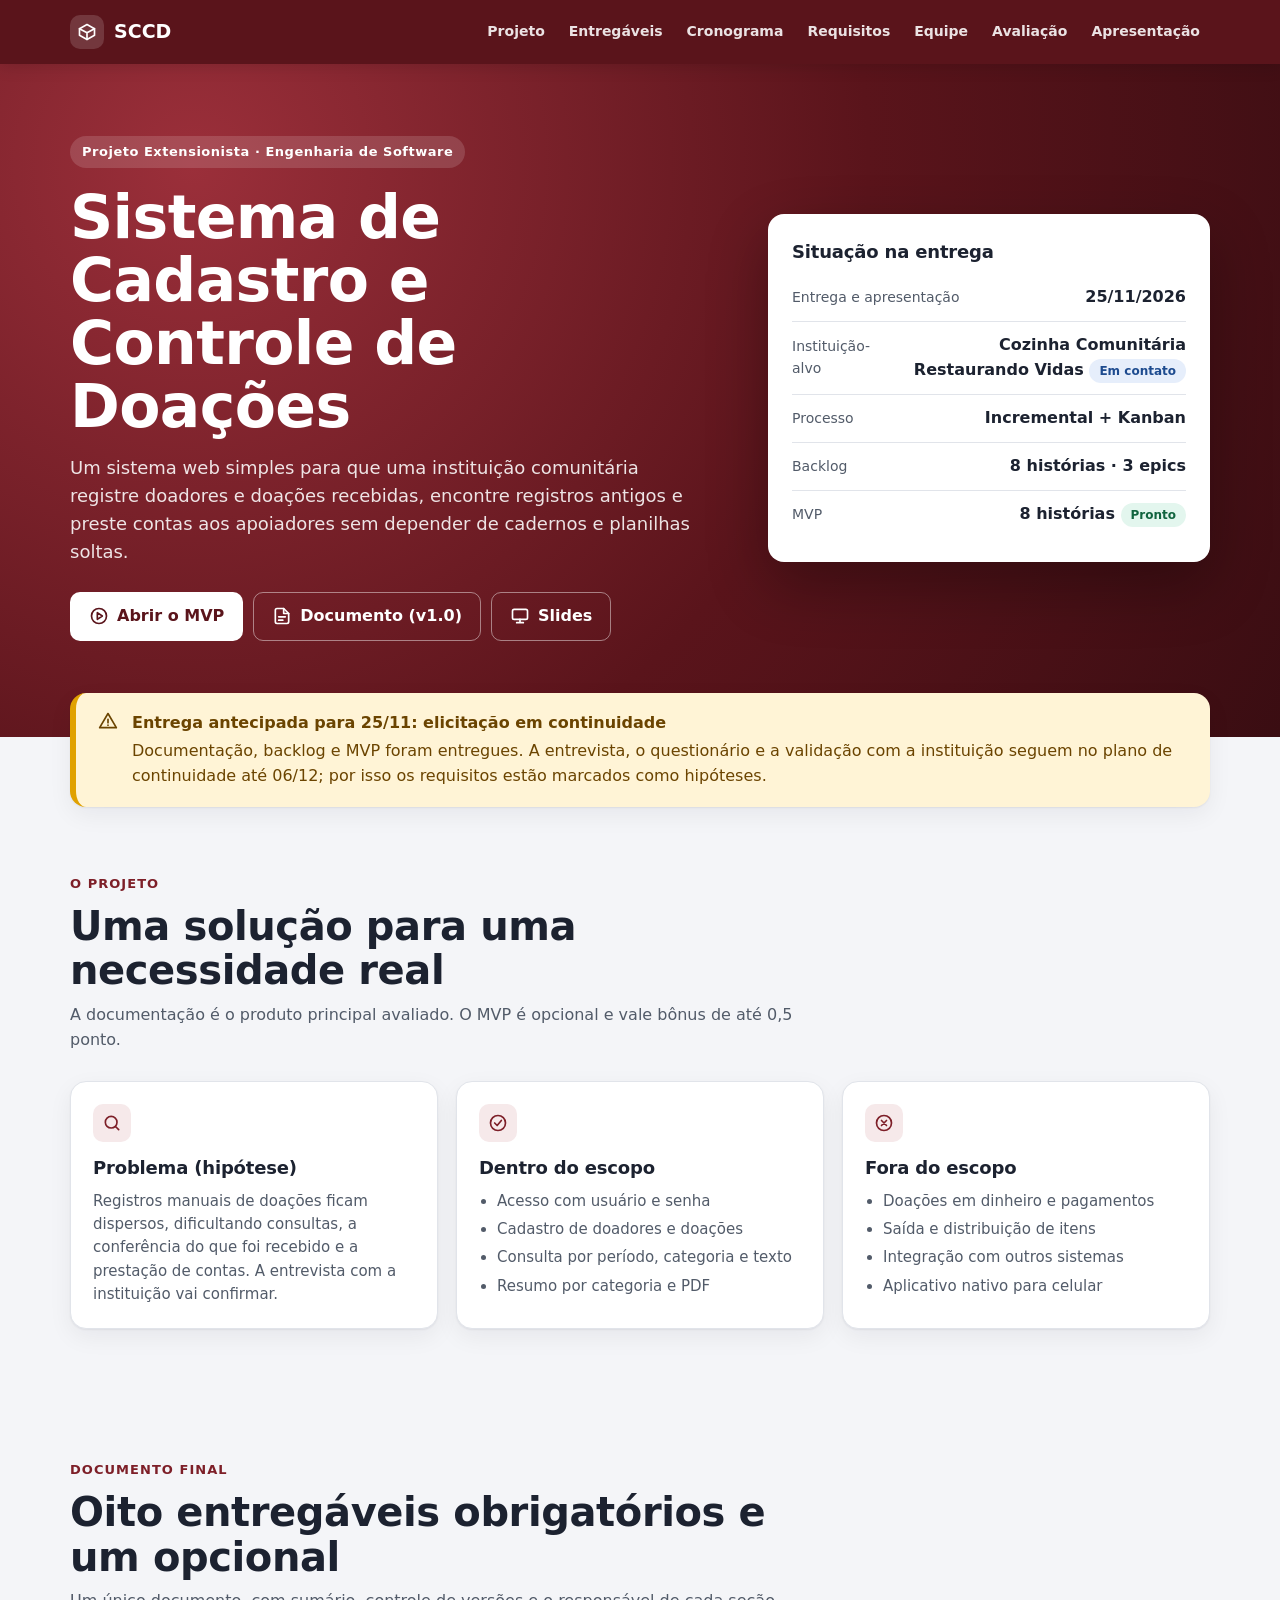
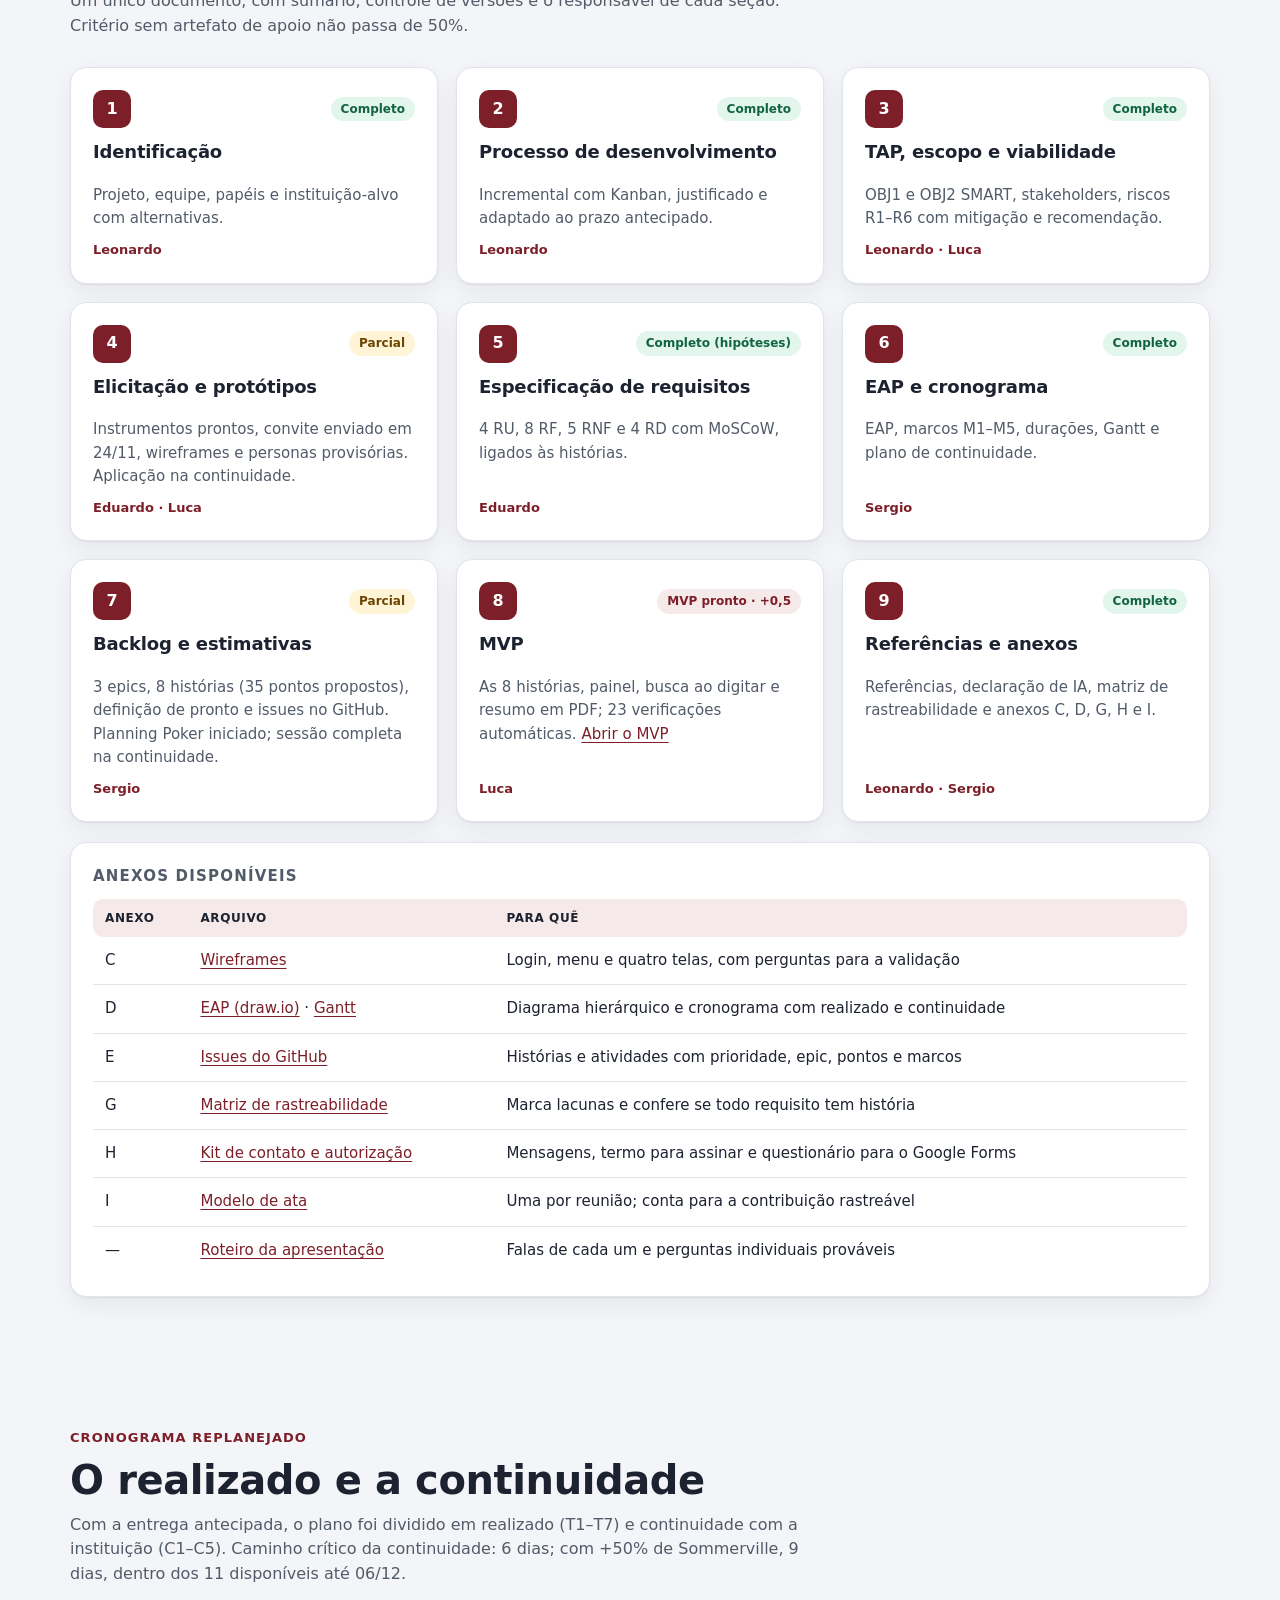
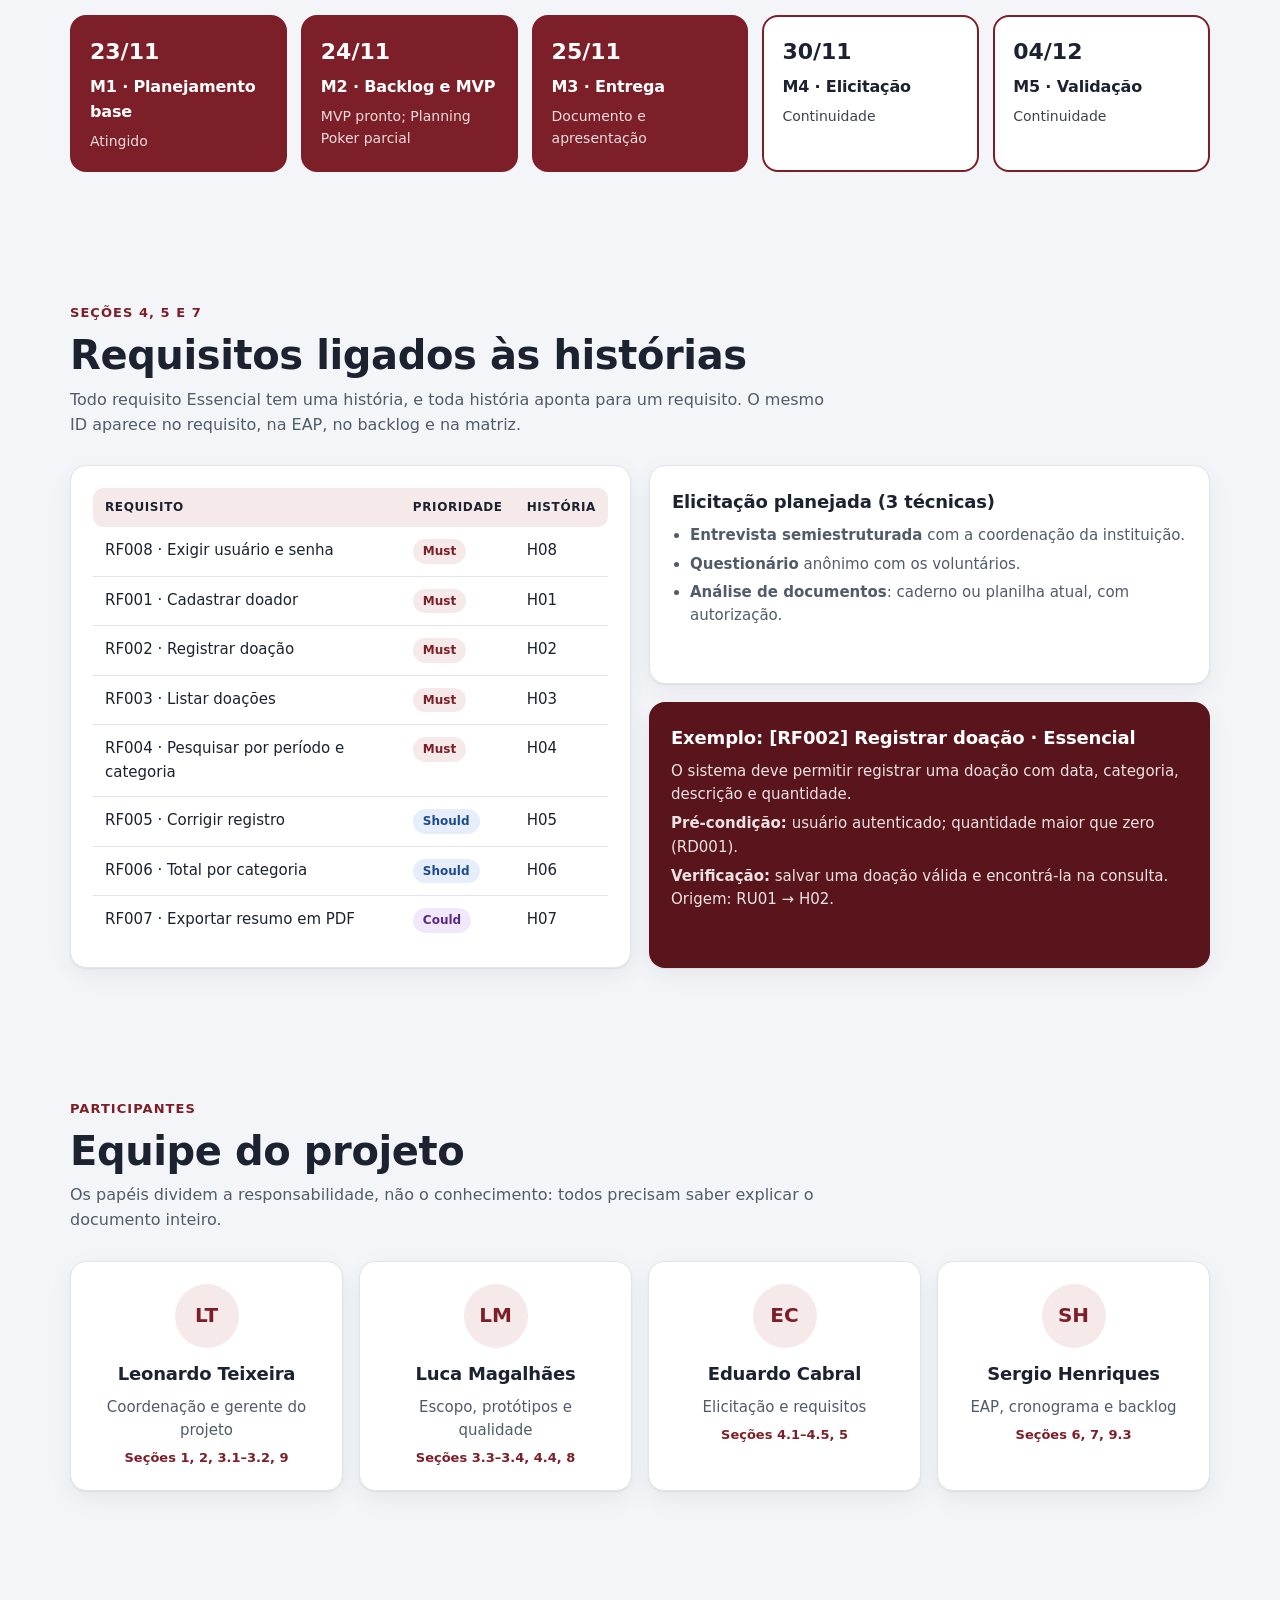
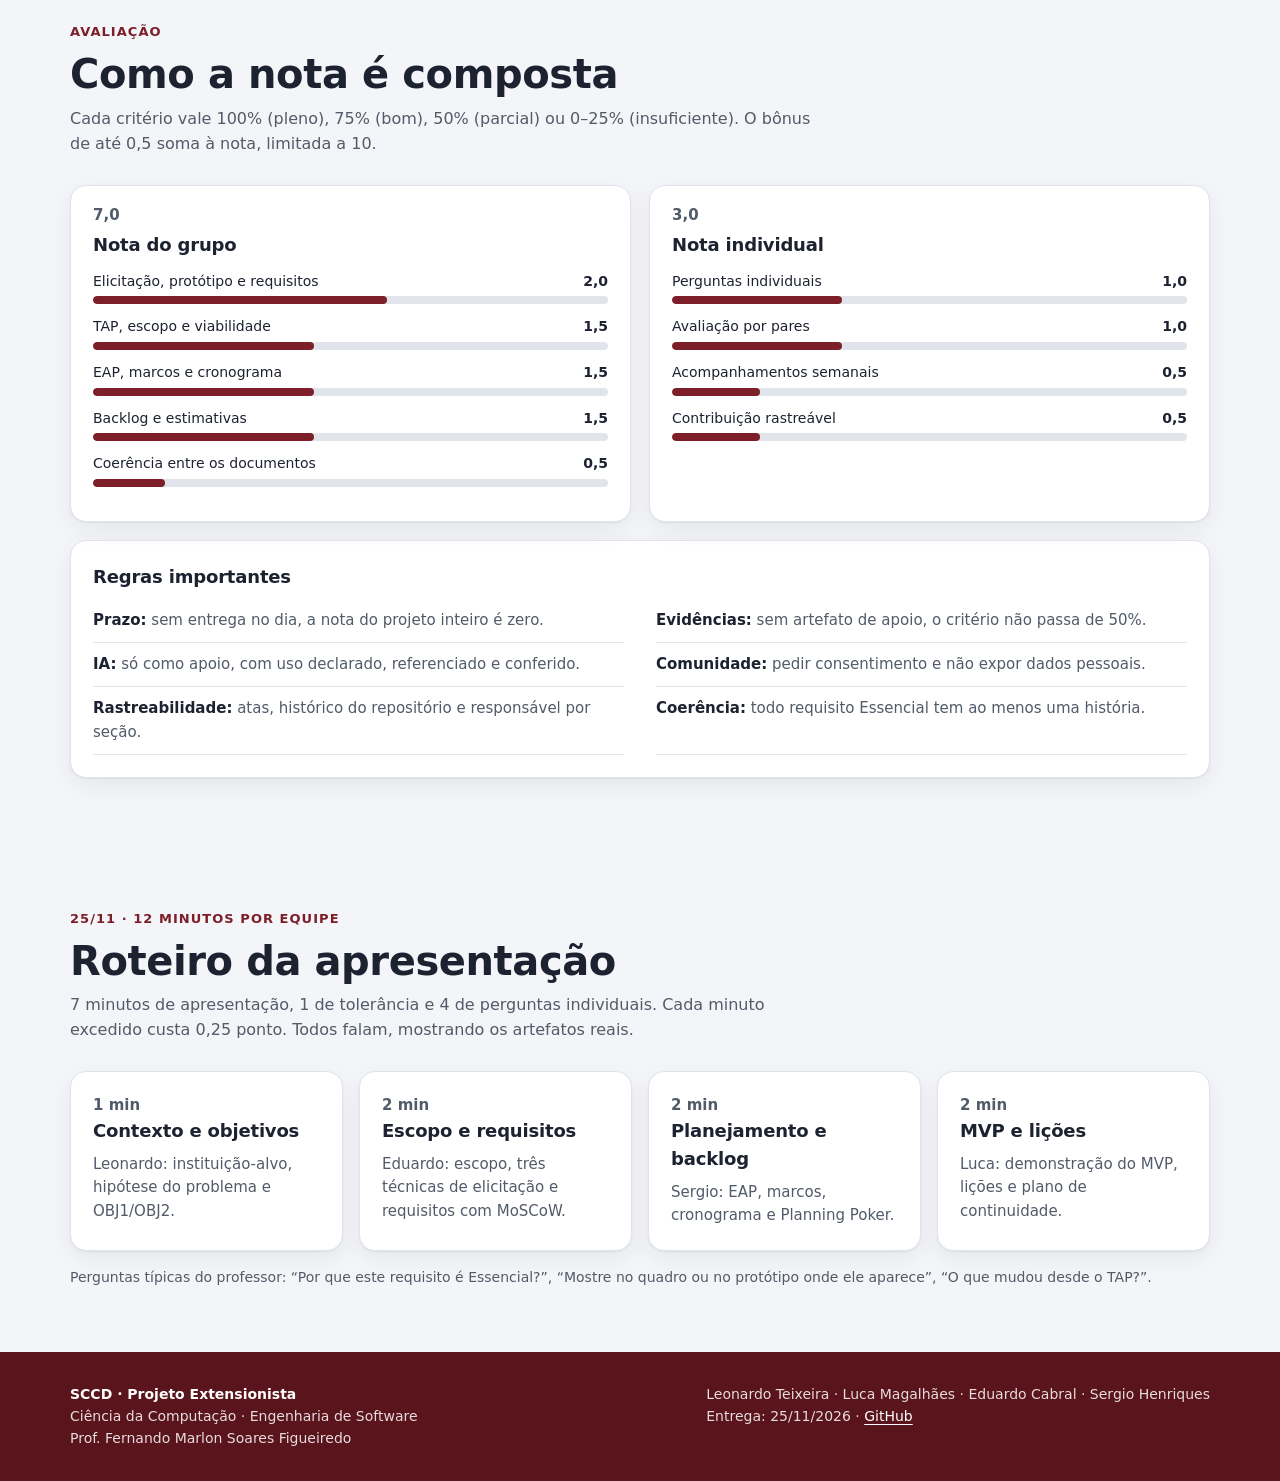
<file: index.html>
<!DOCTYPE html>
<html lang="pt-BR">
<head>
<meta charset="UTF-8">
<meta name="viewport" content="width=device-width, initial-scale=1">
<meta name="color-scheme" content="light dark">
<meta name="description" content="Portal do Projeto Extensionista de Engenharia de Software: Sistema de Cadastro e Controle de Doações (SCCD).">
<title>SCCD · Projeto Extensionista</title>
<style>
  :root {
    --vinho: #7d1f28;
    --vinho-escuro: #5a141b;
    --vinho-claro: #f6e9ea;
    --tinta: #1c2230;
    --apagado: #525b69;
    --linha: #e1e4ea;
    --fundo: #f4f5f8;
    --cartao: #ffffff;
    --sombra: 0 1px 2px rgba(20, 24, 36, .06), 0 8px 24px rgba(20, 24, 36, .06);
    --raio: 16px;
    --ok-f: #e3f6ee; --ok-t: #11643f;
    --and-f: #e6eefb; --and-t: #1d4b8f;
    --alerta-f: #fff4d6; --alerta-t: #6b4400; --alerta-b: #e0a100;
    --cont-f: #f1e9fb; --cont-t: #5b2a86;
    color-scheme: light;
  }
  @media (prefers-color-scheme: dark) {
    :root {
      --vinho: #e08890;
      --vinho-escuro: #f0a9b0;
      --vinho-claro: #3a2326;
      --tinta: #e9ebf0;
      --apagado: #a9b0bc;
      --linha: #30343e;
      --fundo: #15171c;
      --cartao: #1e2128;
      --sombra: 0 1px 2px rgba(0, 0, 0, .3), 0 8px 24px rgba(0, 0, 0, .25);
      --ok-f: #173327; --ok-t: #8fd9b4;
      --and-f: #1b2a44; --and-t: #a9c4f0;
      --alerta-f: #3a2f12; --alerta-t: #f2d48a; --alerta-b: #c99a2e;
      --cont-f: #2d2140; --cont-t: #d2b7f0;
      color-scheme: dark;
    }
  }

  * { box-sizing: border-box; }
  html { scroll-behavior: smooth; }
  body { margin: 0; font: 16px/1.55 system-ui, -apple-system, "Segoe UI", Roboto, Arial, sans-serif; color: var(--tinta); background: var(--fundo); }
  a { color: var(--vinho); text-underline-offset: 3px; }
  h1, h2, h3 { letter-spacing: -.01em; margin: 0; }
  p { margin: 0; }
  .container { width: min(1140px, 100% - 32px); margin: auto; }
  section[id], main[id] { scroll-margin-top: 76px; }
  .icone { width: 20px; height: 20px; flex: none; fill: none; stroke: currentColor; stroke-width: 2; stroke-linecap: round; stroke-linejoin: round; }

  /* ---------- topo ---------- */
  .topo { position: sticky; top: 0; z-index: 10; background: var(--vinho-escuro); color: #fff; box-shadow: 0 2px 16px rgba(0, 0, 0, .15); }
  @media (prefers-color-scheme: dark) { .topo { background: #22161a; } }
  .topo .container { min-height: 64px; display: flex; align-items: center; justify-content: space-between; gap: 20px; }
  .marca { display: flex; align-items: center; gap: 10px; color: #fff; text-decoration: none; font-weight: 800; font-size: 19px; white-space: nowrap; }
  .marca-icone { display: grid; place-items: center; width: 34px; height: 34px; border-radius: 10px; background: rgba(255, 255, 255, .15); }
  .nav { display: flex; gap: 4px; overflow-x: auto; scrollbar-width: none; }
  .nav::-webkit-scrollbar { display: none; }
  .nav a { color: rgba(255, 255, 255, .88); text-decoration: none; font-size: 14px; font-weight: 600; white-space: nowrap; padding: 8px 10px; border-radius: 8px; }
  .nav a:hover, .nav a:focus-visible { background: rgba(255, 255, 255, .12); color: #fff; }

  /* ---------- abertura ---------- */
  .hero { color: #fff; padding: 72px 0 96px; background: radial-gradient(circle at 15% 15%, #9b2f3a, #5a141b 55%, #3a0d12); }
  .hero-grid { display: grid; grid-template-columns: 1.25fr .85fr; gap: 48px; align-items: center; }
  .pilula { display: inline-flex; align-items: center; gap: 8px; padding: 6px 12px; border-radius: 99px; background: rgba(255, 255, 255, .14); font-size: 13px; font-weight: 700; letter-spacing: .04em; }
  .hero h1 { font-size: clamp(36px, 5.2vw, 60px); line-height: 1.05; margin: 18px 0 16px; }
  .hero p { font-size: 18px; color: rgba(255, 255, 255, .88); max-width: 620px; }
  .botoes { display: flex; flex-wrap: wrap; gap: 10px; margin-top: 26px; }
  .botao { display: inline-flex; align-items: center; gap: 8px; min-height: 46px; padding: 11px 18px; border-radius: 10px; font-weight: 700; text-decoration: none; border: 1px solid transparent; }
  .botao.claro { background: #fff; color: #5a141b; }
  .botao.claro:hover { background: #f6e9ea; }
  .botao.vazado { color: #fff; border-color: rgba(255, 255, 255, .45); }
  .botao.vazado:hover { background: rgba(255, 255, 255, .1); }
  .situacao { background: var(--cartao); color: var(--tinta); border-radius: var(--raio); padding: 24px; box-shadow: 0 24px 60px rgba(0, 0, 0, .3); }
  .situacao h2 { font-size: 18px; margin-bottom: 8px; }
  .situacao dl { margin: 0; }
  .situacao dl div { display: flex; justify-content: space-between; align-items: center; gap: 14px; padding: 11px 0; border-bottom: 1px solid var(--linha); }
  .situacao dl div:last-child { border: 0; }
  .situacao dt { color: var(--apagado); font-size: 14px; }
  .situacao dd { margin: 0; font-weight: 700; text-align: right; }

  /* ---------- aviso ---------- */
  .aviso { position: relative; margin-top: -44px; display: flex; gap: 14px; align-items: flex-start; padding: 18px 22px; border-radius: var(--raio); background: var(--alerta-f); color: var(--alerta-t); border-left: 6px solid var(--alerta-b); box-shadow: var(--sombra); }
  .aviso strong { display: block; margin-bottom: 4px; }

  /* ---------- seções ---------- */
  .secao { padding: 64px 0; }
  .cabeca { max-width: 760px; margin-bottom: 28px; }
  .olho { color: var(--vinho); font-weight: 700; font-size: 13px; letter-spacing: .08em; text-transform: uppercase; }
  .cabeca h2 { font-size: clamp(28px, 3.6vw, 40px); line-height: 1.12; margin: 8px 0 10px; }
  .cabeca p { color: var(--apagado); }
  .cartao { background: var(--cartao); border: 1px solid var(--linha); border-radius: var(--raio); padding: 22px; box-shadow: var(--sombra); }
  .cartao h3 { font-size: 18px; margin-bottom: 8px; }
  .cartao p, .cartao li { color: var(--apagado); font-size: 15px; }
  .cartao ul { margin: 0; padding-left: 18px; }
  .cartao li { margin: 5px 0; }
  .grade3 { display: grid; grid-template-columns: repeat(3, minmax(0, 1fr)); gap: 18px; }
  .grade2 { display: grid; grid-template-columns: repeat(2, minmax(0, 1fr)); gap: 18px; }
  .grade4 { display: grid; grid-template-columns: repeat(4, minmax(0, 1fr)); gap: 16px; }
  .icone-caixa { display: grid; place-items: center; width: 38px; height: 38px; border-radius: 10px; background: var(--vinho-claro); color: var(--vinho); margin-bottom: 12px; }

  /* selos de situação: cor + texto escrito */
  .selo { display: inline-block; padding: 3px 10px; border-radius: 99px; font-size: 12px; font-weight: 700; white-space: nowrap; }
  .s-ok { background: var(--ok-f); color: var(--ok-t); }
  .s-and { background: var(--and-f); color: var(--and-t); }
  .s-par { background: var(--alerta-f); color: var(--alerta-t); }
  .s-cont { background: var(--cont-f); color: var(--cont-t); }
  .s-bonus { background: var(--vinho-claro); color: var(--vinho); }

  /* entregáveis */
  .entregavel { display: flex; flex-direction: column; gap: 10px; transition: transform .2s, border-color .2s; }
  .entregavel:hover { transform: translateY(-3px); border-color: var(--vinho); }
  .entregavel-topo { display: flex; align-items: center; justify-content: space-between; gap: 10px; }
  .numero { display: grid; place-items: center; width: 38px; height: 38px; border-radius: 10px; background: var(--vinho); color: #fff; font-weight: 800; }
  @media (prefers-color-scheme: dark) { .numero { color: #1c0d10; } }
  .quem { margin-top: auto; font-size: 13px; font-weight: 700; color: var(--vinho); }

  /* tabelas */
  .tabela { overflow-x: auto; margin-top: 20px; }
  .tabela .olho { margin-bottom: 10px; }
  table { width: 100%; border-collapse: collapse; font-size: 15px; }
  th { text-align: left; background: var(--vinho-claro); padding: 10px 12px; font-size: 12px; text-transform: uppercase; letter-spacing: .05em; }
  th:first-child { border-radius: 10px 0 0 10px; }
  th:last-child { border-radius: 0 10px 10px 0; }
  td { padding: 12px; border-bottom: 1px solid var(--linha); vertical-align: top; }
  tr:last-child td { border-bottom: 0; }
  td.passado { color: var(--apagado); }

  /* linha do tempo */
  .marcos { display: grid; grid-template-columns: repeat(5, minmax(0, 1fr)); gap: 14px; }
  .marco { display: flex; flex-direction: column; gap: 6px; padding: 18px; border-radius: var(--raio); border: 2px solid var(--vinho); background: var(--cartao); }
  .marco.feito { background: var(--vinho); color: #fff; }
  @media (prefers-color-scheme: dark) { .marco.feito { color: #1c0d10; } }
  .marco .data { font-size: 22px; font-weight: 800; }
  .marco h3 { font-size: 16px; }
  .marco p { font-size: 14px; opacity: .85; }

  /* requisito exemplo */
  .destaque { background: var(--vinho-escuro); color: #fff; border: 0; }
  .destaque h3 { color: #fff; }
  .destaque p { color: rgba(255, 255, 255, .88); margin: 6px 0; }
  @media (prefers-color-scheme: dark) { .destaque { background: #2a1a1e; } }

  /* equipe */
  .membro { text-align: center; }
  .avatar { display: grid; place-items: center; width: 64px; height: 64px; margin: 0 auto 12px; border-radius: 50%; background: var(--vinho-claro); color: var(--vinho); font-size: 20px; font-weight: 800; }
  .membro .secoes { margin-top: 6px; font-size: 13px; font-weight: 700; color: var(--vinho); }

  /* avaliação */
  .nota { font-size: 48px; font-weight: 800; line-height: 1; color: var(--vinho); }
  .barra-linha { display: grid; grid-template-columns: 1fr auto; gap: 4px 12px; margin: 12px 0; font-size: 14px; }
  .trilho { grid-column: 1 / -1; height: 8px; border-radius: 99px; background: var(--linha); overflow: hidden; }
  .trilho i { display: block; height: 100%; border-radius: 99px; background: var(--vinho); }
  .regras { display: grid; grid-template-columns: repeat(2, minmax(0, 1fr)); gap: 0 32px; }
  .regras p { padding: 10px 0; border-bottom: 1px solid var(--linha); color: var(--apagado); font-size: 15px; }
  .regras b { color: var(--tinta); }

  /* apresentação */
  .minuto { font-size: 28px; font-weight: 800; color: var(--vinho); }
  .rodape-nota { margin-top: 16px; color: var(--apagado); font-size: 14px; }

  .rodape { background: var(--vinho-escuro); color: rgba(255, 255, 255, .85); padding: 32px 0; font-size: 14px; }
  @media (prefers-color-scheme: dark) { .rodape { background: #22161a; } }
  .rodape .container { display: flex; justify-content: space-between; gap: 20px; flex-wrap: wrap; }
  .rodape strong { color: #fff; }

  @media (max-width: 960px) {
    .hero-grid, .grade2 { grid-template-columns: 1fr; }
    .grade3, .grade4 { grid-template-columns: repeat(2, minmax(0, 1fr)); }
    .marcos { grid-template-columns: repeat(2, minmax(0, 1fr)); }
  }
  @media (max-width: 600px) {
    .grade3, .grade4, .marcos, .regras { grid-template-columns: 1fr; }
    .topo .container { flex-direction: column; align-items: flex-start; gap: 0; padding: 10px 0 4px; }
    .nav { width: 100%; }
    .hero { padding: 44px 0 80px; }
    .secao { padding: 48px 0; }
    .situacao dl div { flex-direction: column; align-items: flex-start; gap: 2px; }
    .situacao dd { text-align: left; }
  }
  @media (prefers-reduced-motion: reduce) {
    html { scroll-behavior: auto; }
    .entregavel, .entregavel:hover { transition: none; transform: none; }
  }
</style>
</head>
<body>
<svg width="0" height="0" style="position:absolute" aria-hidden="true">
  <symbol id="i-caixa" viewBox="0 0 24 24"><path d="M21 8 12 3 3 8v8l9 5 9-5z"/><path d="m3 8 9 5 9-5M12 13v8"/></symbol>
  <symbol id="i-doc" viewBox="0 0 24 24"><path d="M14 3H6a2 2 0 0 0-2 2v14a2 2 0 0 0 2 2h12a2 2 0 0 0 2-2V9z"/><path d="M14 3v6h6M8 13h8M8 17h5"/></symbol>
  <symbol id="i-play" viewBox="0 0 24 24"><circle cx="12" cy="12" r="9"/><path d="m10 8 6 4-6 4z"/></symbol>
  <symbol id="i-slides" viewBox="0 0 24 24"><rect x="3" y="4" width="18" height="12" rx="2"/><path d="M8 20h8M12 16v4"/></symbol>
  <symbol id="i-alerta" viewBox="0 0 24 24"><path d="M12 3 2 20h20z"/><path d="M12 10v4M12 17h.01"/></symbol>
  <symbol id="i-lupa" viewBox="0 0 24 24"><circle cx="11" cy="11" r="7"/><path d="m20 20-3.5-3.5"/></symbol>
  <symbol id="i-ok" viewBox="0 0 24 24"><circle cx="12" cy="12" r="9"/><path d="m8 12 3 3 5-6"/></symbol>
  <symbol id="i-x" viewBox="0 0 24 24"><circle cx="12" cy="12" r="9"/><path d="m9 9 6 6M15 9l-6 6"/></symbol>
</svg>

<header class="topo">
  <div class="container">
    <a class="marca" href="#inicio"><span class="marca-icone"><svg class="icone"><use href="#i-caixa"/></svg></span>SCCD</a>
    <nav class="nav" aria-label="Seções">
      <a href="#projeto">Projeto</a>
      <a href="#entregaveis">Entregáveis</a>
      <a href="#cronograma">Cronograma</a>
      <a href="#requisitos">Requisitos</a>
      <a href="#equipe">Equipe</a>
      <a href="#avaliacao">Avaliação</a>
      <a href="#apresentacao">Apresentação</a>
    </nav>
  </div>
</header>

<main id="inicio">
<section class="hero">
  <div class="container hero-grid">
    <div>
      <span class="pilula">Projeto Extensionista · Engenharia de Software</span>
      <h1>Sistema de Cadastro e Controle de Doações</h1>
      <p>Um sistema web simples para que uma instituição comunitária registre doadores e doações recebidas, encontre registros antigos e preste contas aos apoiadores sem depender de cadernos e planilhas soltas.</p>
      <div class="botoes">
        <a class="botao claro" href="mvp/"><svg class="icone"><use href="#i-play"/></svg>Abrir o MVP</a>
        <a class="botao vazado" href="Projeto_Extensionista_Controle_de_Doacoes.docx"><svg class="icone"><use href="#i-doc"/></svg>Documento (v1.0)</a>
        <a class="botao vazado" href="https://claude.ai/artifact/6FDuJCFz6LQpXq3MECfh1G"><svg class="icone"><use href="#i-slides"/></svg>Slides</a>
      </div>
    </div>
    <aside class="situacao" aria-label="Situação na entrega">
      <h2>Situação na entrega</h2>
      <dl>
        <div><dt>Entrega e apresentação</dt><dd>25/11/2026</dd></div>
        <div><dt>Instituição-alvo</dt><dd>Cozinha Comunitária Restaurando Vidas <span class="selo s-and">Em contato</span></dd></div>
        <div><dt>Processo</dt><dd>Incremental + Kanban</dd></div>
        <div><dt>Backlog</dt><dd>8 histórias · 3 epics</dd></div>
        <div><dt>MVP</dt><dd>8 histórias <span class="selo s-ok">Pronto</span></dd></div>
      </dl>
    </aside>
  </div>
</section>

<div class="container">
  <div class="aviso" role="note">
    <svg class="icone"><use href="#i-alerta"/></svg>
    <div>
      <strong>Entrega antecipada para 25/11: elicitação em continuidade</strong>
      <p>Documentação, backlog e MVP foram entregues. A entrevista, o questionário e a validação com a instituição seguem no plano de continuidade até 06/12; por isso os requisitos estão marcados como hipóteses.</p>
    </div>
  </div>
</div>

<section class="secao" id="projeto">
  <div class="container">
    <div class="cabeca">
      <span class="olho">O projeto</span>
      <h2>Uma solução para uma necessidade real</h2>
      <p>A documentação é o produto principal avaliado. O MVP é opcional e vale bônus de até 0,5 ponto.</p>
    </div>
    <div class="grade3">
      <article class="cartao">
        <span class="icone-caixa"><svg class="icone"><use href="#i-lupa"/></svg></span>
        <h3>Problema (hipótese)</h3>
        <p>Registros manuais de doações ficam dispersos, dificultando consultas, a conferência do que foi recebido e a prestação de contas. A entrevista com a instituição vai confirmar.</p>
      </article>
      <article class="cartao">
        <span class="icone-caixa"><svg class="icone"><use href="#i-ok"/></svg></span>
        <h3>Dentro do escopo</h3>
        <ul>
          <li>Acesso com usuário e senha</li>
          <li>Cadastro de doadores e doações</li>
          <li>Consulta por período, categoria e texto</li>
          <li>Resumo por categoria e PDF</li>
        </ul>
      </article>
      <article class="cartao">
        <span class="icone-caixa"><svg class="icone"><use href="#i-x"/></svg></span>
        <h3>Fora do escopo</h3>
        <ul>
          <li>Doações em dinheiro e pagamentos</li>
          <li>Saída e distribuição de itens</li>
          <li>Integração com outros sistemas</li>
          <li>Aplicativo nativo para celular</li>
        </ul>
      </article>
    </div>
  </div>
</section>

<section class="secao" id="entregaveis">
  <div class="container">
    <div class="cabeca">
      <span class="olho">Documento final</span>
      <h2>Oito entregáveis obrigatórios e um opcional</h2>
      <p>Um único documento, com sumário, controle de versões e o responsável de cada seção. Critério sem artefato de apoio não passa de 50%.</p>
    </div>
    <div class="grade3">
      <article class="cartao entregavel">
        <div class="entregavel-topo"><span class="numero">1</span><span class="selo s-ok">Completo</span></div>
        <h3>Identificação</h3>
        <p>Projeto, equipe, papéis e instituição-alvo com alternativas.</p>
        <span class="quem">Leonardo</span>
      </article>
      <article class="cartao entregavel">
        <div class="entregavel-topo"><span class="numero">2</span><span class="selo s-ok">Completo</span></div>
        <h3>Processo de desenvolvimento</h3>
        <p>Incremental com Kanban, justificado e adaptado ao prazo antecipado.</p>
        <span class="quem">Leonardo</span>
      </article>
      <article class="cartao entregavel">
        <div class="entregavel-topo"><span class="numero">3</span><span class="selo s-ok">Completo</span></div>
        <h3>TAP, escopo e viabilidade</h3>
        <p>OBJ1 e OBJ2 SMART, stakeholders, riscos R1–R6 com mitigação e recomendação.</p>
        <span class="quem">Leonardo · Luca</span>
      </article>
      <article class="cartao entregavel">
        <div class="entregavel-topo"><span class="numero">4</span><span class="selo s-par">Parcial</span></div>
        <h3>Elicitação e protótipos</h3>
        <p>Instrumentos prontos, convite enviado em 24/11, wireframes e personas provisórias. Aplicação na continuidade.</p>
        <span class="quem">Eduardo · Luca</span>
      </article>
      <article class="cartao entregavel">
        <div class="entregavel-topo"><span class="numero">5</span><span class="selo s-ok">Completo (hipóteses)</span></div>
        <h3>Especificação de requisitos</h3>
        <p>4 RU, 8 RF, 5 RNF e 4 RD com MoSCoW, ligados às histórias.</p>
        <span class="quem">Eduardo</span>
      </article>
      <article class="cartao entregavel">
        <div class="entregavel-topo"><span class="numero">6</span><span class="selo s-ok">Completo</span></div>
        <h3>EAP e cronograma</h3>
        <p>EAP, marcos M1–M5, durações, Gantt e plano de continuidade.</p>
        <span class="quem">Sergio</span>
      </article>
      <article class="cartao entregavel">
        <div class="entregavel-topo"><span class="numero">7</span><span class="selo s-par">Parcial</span></div>
        <h3>Backlog e estimativas</h3>
        <p>3 epics, 8 histórias (35 pontos propostos), definição de pronto e issues no GitHub. Planning Poker iniciado; sessão completa na continuidade.</p>
        <span class="quem">Sergio</span>
      </article>
      <article class="cartao entregavel">
        <div class="entregavel-topo"><span class="numero">8</span><span class="selo s-bonus">MVP pronto · +0,5</span></div>
        <h3>MVP</h3>
        <p>As 8 histórias, painel, busca ao digitar e resumo em PDF; 23 verificações automáticas. <a href="mvp/">Abrir o MVP</a></p>
        <span class="quem">Luca</span>
      </article>
      <article class="cartao entregavel">
        <div class="entregavel-topo"><span class="numero">9</span><span class="selo s-ok">Completo</span></div>
        <h3>Referências e anexos</h3>
        <p>Referências, declaração de IA, matriz de rastreabilidade e anexos C, D, G, H e I.</p>
        <span class="quem">Leonardo · Sergio</span>
      </article>
    </div>
    <div class="cartao tabela">
      <p class="olho">Anexos disponíveis</p>
      <table>
        <thead><tr><th>Anexo</th><th>Arquivo</th><th>Para quê</th></tr></thead>
        <tbody>
          <tr><td>C</td><td><a href="anexos/C_Wireframes_rascunho.drawio">Wireframes</a></td><td>Login, menu e quatro telas, com perguntas para a validação</td></tr>
          <tr><td>D</td><td><a href="anexos/D_EAP.drawio">EAP (draw.io)</a> · <a href="anexos/D_Cronograma_Gantt.xlsx">Gantt</a></td><td>Diagrama hierárquico e cronograma com realizado e continuidade</td></tr>
          <tr><td>E</td><td><a href="https://github.com/leonardoteixeira01/trabalho-/issues">Issues do GitHub</a></td><td>Histórias e atividades com prioridade, epic, pontos e marcos</td></tr>
          <tr><td>G</td><td><a href="anexos/G_Matriz_de_rastreabilidade.xlsx">Matriz de rastreabilidade</a></td><td>Marca lacunas e confere se todo requisito tem história</td></tr>
          <tr><td>H</td><td><a href="anexos/H_Kit_de_contato_e_autorizacao.docx">Kit de contato e autorização</a></td><td>Mensagens, termo para assinar e questionário para o Google Forms</td></tr>
          <tr><td>I</td><td><a href="anexos/I_Modelo_de_ata.docx">Modelo de ata</a></td><td>Uma por reunião; conta para a contribuição rastreável</td></tr>
          <tr><td>—</td><td><a href="anexos/Roteiro_da_apresentacao.docx">Roteiro da apresentação</a></td><td>Falas de cada um e perguntas individuais prováveis</td></tr>
        </tbody>
      </table>
    </div>
  </div>
</section>

<section class="secao" id="cronograma">
  <div class="container">
    <div class="cabeca">
      <span class="olho">Cronograma replanejado</span>
      <h2>O realizado e a continuidade</h2>
      <p>Com a entrega antecipada, o plano foi dividido em realizado (T1–T7) e continuidade com a instituição (C1–C5). Caminho crítico da continuidade: 6 dias; com +50% de Sommerville, 9 dias, dentro dos 11 disponíveis até 06/12.</p>
    </div>
    <div class="marcos">
      <article class="marco feito"><span class="data">23/11</span><h3>M1 · Planejamento base</h3><p>Atingido</p></article>
      <article class="marco feito"><span class="data">24/11</span><h3>M2 · Backlog e MVP</h3><p>MVP pronto; Planning Poker parcial</p></article>
      <article class="marco feito"><span class="data">25/11</span><h3>M3 · Entrega</h3><p>Documento e apresentação</p></article>
      <article class="marco"><span class="data">30/11</span><h3>M4 · Elicitação</h3><p>Continuidade</p></article>
      <article class="marco"><span class="data">04/12</span><h3>M5 · Validação</h3><p>Continuidade</p></article>
    </div>
  </div>
</section>

<section class="secao" id="requisitos">
  <div class="container">
    <div class="cabeca">
      <span class="olho">Seções 4, 5 e 7</span>
      <h2>Requisitos ligados às histórias</h2>
      <p>Todo requisito Essencial tem uma história, e toda história aponta para um requisito. O mesmo ID aparece no requisito, na EAP, no backlog e na matriz.</p>
    </div>
    <div class="grade2">
      <div class="cartao tabela" style="margin-top:0">
        <table>
          <thead><tr><th>Requisito</th><th>Prioridade</th><th>História</th></tr></thead>
          <tbody>
            <tr><td>RF008 · Exigir usuário e senha</td><td><span class="selo s-bonus">Must</span></td><td>H08</td></tr>
            <tr><td>RF001 · Cadastrar doador</td><td><span class="selo s-bonus">Must</span></td><td>H01</td></tr>
            <tr><td>RF002 · Registrar doação</td><td><span class="selo s-bonus">Must</span></td><td>H02</td></tr>
            <tr><td>RF003 · Listar doações</td><td><span class="selo s-bonus">Must</span></td><td>H03</td></tr>
            <tr><td>RF004 · Pesquisar por período e categoria</td><td><span class="selo s-bonus">Must</span></td><td>H04</td></tr>
            <tr><td>RF005 · Corrigir registro</td><td><span class="selo s-and">Should</span></td><td>H05</td></tr>
            <tr><td>RF006 · Total por categoria</td><td><span class="selo s-and">Should</span></td><td>H06</td></tr>
            <tr><td>RF007 · Exportar resumo em PDF</td><td><span class="selo s-cont">Could</span></td><td>H07</td></tr>
          </tbody>
        </table>
      </div>
      <div style="display:grid; gap:18px">
        <article class="cartao">
          <h3>Elicitação planejada (3 técnicas)</h3>
          <ul>
            <li><b>Entrevista semiestruturada</b> com a coordenação da instituição.</li>
            <li><b>Questionário</b> anônimo com os voluntários.</li>
            <li><b>Análise de documentos</b>: caderno ou planilha atual, com autorização.</li>
          </ul>
        </article>
        <article class="cartao destaque">
          <h3>Exemplo: [RF002] Registrar doação · Essencial</h3>
          <p>O sistema deve permitir registrar uma doação com data, categoria, descrição e quantidade.</p>
          <p><b>Pré-condição:</b> usuário autenticado; quantidade maior que zero (RD001).</p>
          <p><b>Verificação:</b> salvar uma doação válida e encontrá-la na consulta. Origem: RU01 → H02.</p>
        </article>
      </div>
    </div>
  </div>
</section>

<section class="secao" id="equipe">
  <div class="container">
    <div class="cabeca">
      <span class="olho">Participantes</span>
      <h2>Equipe do projeto</h2>
      <p>Os papéis dividem a responsabilidade, não o conhecimento: todos precisam saber explicar o documento inteiro.</p>
    </div>
    <div class="grade4">
      <article class="cartao membro"><div class="avatar">LT</div><h3>Leonardo Teixeira</h3><p>Coordenação e gerente do projeto</p><p class="secoes">Seções 1, 2, 3.1–3.2, 9</p></article>
      <article class="cartao membro"><div class="avatar">LM</div><h3>Luca Magalhães</h3><p>Escopo, protótipos e qualidade</p><p class="secoes">Seções 3.3–3.4, 4.4, 8</p></article>
      <article class="cartao membro"><div class="avatar">EC</div><h3>Eduardo Cabral</h3><p>Elicitação e requisitos</p><p class="secoes">Seções 4.1–4.5, 5</p></article>
      <article class="cartao membro"><div class="avatar">SH</div><h3>Sergio Henriques</h3><p>EAP, cronograma e backlog</p><p class="secoes">Seções 6, 7, 9.3</p></article>
    </div>
  </div>
</section>

<section class="secao" id="avaliacao">
  <div class="container">
    <div class="cabeca">
      <span class="olho">Avaliação</span>
      <h2>Como a nota é composta</h2>
      <p>Cada critério vale 100% (pleno), 75% (bom), 50% (parcial) ou 0–25% (insuficiente). O bônus de até 0,5 soma à nota, limitada a 10.</p>
    </div>
    <div class="grade2">
      <article class="cartao">
        <p class="nota">7,0</p>
        <h3 style="margin:8px 0 4px">Nota do grupo</h3>
        <div class="barra-linha"><span>Elicitação, protótipo e requisitos</span><b>2,0</b><span class="trilho"><i style="width:57%"></i></span></div>
        <div class="barra-linha"><span>TAP, escopo e viabilidade</span><b>1,5</b><span class="trilho"><i style="width:43%"></i></span></div>
        <div class="barra-linha"><span>EAP, marcos e cronograma</span><b>1,5</b><span class="trilho"><i style="width:43%"></i></span></div>
        <div class="barra-linha"><span>Backlog e estimativas</span><b>1,5</b><span class="trilho"><i style="width:43%"></i></span></div>
        <div class="barra-linha"><span>Coerência entre os documentos</span><b>0,5</b><span class="trilho"><i style="width:14%"></i></span></div>
      </article>
      <article class="cartao">
        <p class="nota">3,0</p>
        <h3 style="margin:8px 0 4px">Nota individual</h3>
        <div class="barra-linha"><span>Perguntas individuais</span><b>1,0</b><span class="trilho"><i style="width:33%"></i></span></div>
        <div class="barra-linha"><span>Avaliação por pares</span><b>1,0</b><span class="trilho"><i style="width:33%"></i></span></div>
        <div class="barra-linha"><span>Acompanhamentos semanais</span><b>0,5</b><span class="trilho"><i style="width:17%"></i></span></div>
        <div class="barra-linha"><span>Contribuição rastreável</span><b>0,5</b><span class="trilho"><i style="width:17%"></i></span></div>
      </article>
    </div>
    <div class="cartao" style="margin-top:18px">
      <h3>Regras importantes</h3>
      <div class="regras">
        <p><b>Prazo:</b> sem entrega no dia, a nota do projeto inteiro é zero.</p>
        <p><b>Evidências:</b> sem artefato de apoio, o critério não passa de 50%.</p>
        <p><b>IA:</b> só como apoio, com uso declarado, referenciado e conferido.</p>
        <p><b>Comunidade:</b> pedir consentimento e não expor dados pessoais.</p>
        <p><b>Rastreabilidade:</b> atas, histórico do repositório e responsável por seção.</p>
        <p><b>Coerência:</b> todo requisito Essencial tem ao menos uma história.</p>
      </div>
    </div>
  </div>
</section>

<section class="secao" id="apresentacao">
  <div class="container">
    <div class="cabeca">
      <span class="olho">25/11 · 12 minutos por equipe</span>
      <h2>Roteiro da apresentação</h2>
      <p>7 minutos de apresentação, 1 de tolerância e 4 de perguntas individuais. Cada minuto excedido custa 0,25 ponto. Todos falam, mostrando os artefatos reais.</p>
    </div>
    <div class="grade4">
      <article class="cartao"><p class="minuto">1 min</p><h3>Contexto e objetivos</h3><p>Leonardo: instituição-alvo, hipótese do problema e OBJ1/OBJ2.</p></article>
      <article class="cartao"><p class="minuto">2 min</p><h3>Escopo e requisitos</h3><p>Eduardo: escopo, três técnicas de elicitação e requisitos com MoSCoW.</p></article>
      <article class="cartao"><p class="minuto">2 min</p><h3>Planejamento e backlog</h3><p>Sergio: EAP, marcos, cronograma e Planning Poker.</p></article>
      <article class="cartao"><p class="minuto">2 min</p><h3>MVP e lições</h3><p>Luca: demonstração do MVP, lições e plano de continuidade.</p></article>
    </div>
    <p class="rodape-nota">Perguntas típicas do professor: “Por que este requisito é Essencial?”, “Mostre no quadro ou no protótipo onde ele aparece”, “O que mudou desde o TAP?”.</p>
  </div>
</section>
</main>

<footer class="rodape">
  <div class="container">
    <div><strong>SCCD · Projeto Extensionista</strong><br>Ciência da Computação · Engenharia de Software<br>Prof. Fernando Marlon Soares Figueiredo</div>
    <div>Leonardo Teixeira · Luca Magalhães · Eduardo Cabral · Sergio Henriques<br>Entrega: 25/11/2026 · <a href="https://github.com/leonardoteixeira01/trabalho-" style="color:#fff">GitHub</a></div>
  </div>
</footer>
</body>
</html>
</file>
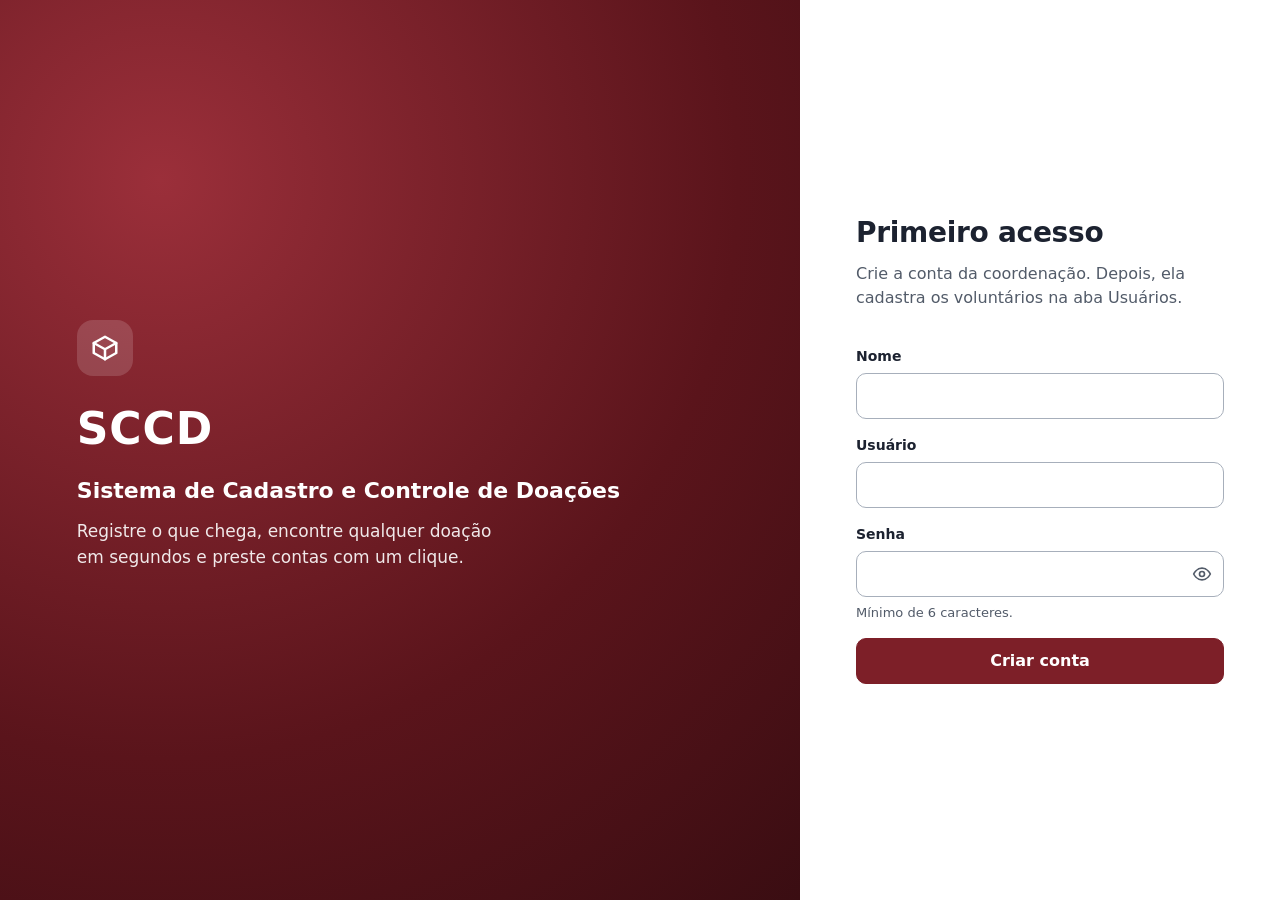
<file: mvp/index.html>
<!DOCTYPE html>
<html lang="pt-BR">
<head>
<meta charset="UTF-8">
<meta name="viewport" content="width=device-width, initial-scale=1">
<meta name="color-scheme" content="light dark">
<meta name="description" content="MVP do Sistema de Cadastro e Controle de Doações (SCCD).">
<title>SCCD · Controle de Doações</title>
<link rel="stylesheet" href="estilo.css">
</head>
<body>
<div id="app"><p style="padding:24px">Carregando… Se esta mensagem não sumir, ative o JavaScript.</p></div>
<script src="regras.js"></script>
<script src="ui.js"></script>
<script src="app.js"></script>
</body>
</html>
</file>
<file: mvp/estilo.css>
/* SCCD — estilos do MVP. Contraste mínimo de 4,5:1 nos textos (RNF005); modo escuro automático. */
:root {
  --vinho: #7d1f28;
  --vinho-escuro: #5a141b;
  --vinho-claro: #f6e9ea;
  --tinta: #1c2230;
  --apagado: #525b69;
  --linha: #e1e4ea;
  --fundo: #f4f5f8;
  --cartao: #ffffff;
  --campo: #ffffff;
  --borda-campo: #a7afbb;
  --erro-fundo: #fde8e8;
  --erro: #8f1d1d;
  --ok-fundo: #e3f6ee;
  --ok: #11643f;
  --sombra: 0 1px 2px rgba(20, 24, 36, .06), 0 8px 24px rgba(20, 24, 36, .06);
  --raio: 16px;
  /* categorias: fundo claro + texto escuro, sempre com o nome escrito */
  --alimento-f: #e3f3e8; --alimento-t: #1d5b36; --alimento-b: #3f9a63;
  --roupa-f: #e6eefb; --roupa-t: #1d4b8f; --roupa-b: #4a7fd0;
  --higiene-f: #f1e9fb; --higiene-t: #5b2a86; --higiene-b: #9161c4;
  --outro-f: #f3ede3; --outro-t: #5c4a2c; --outro-b: #b08a4c;
  color-scheme: light;
}
@media (prefers-color-scheme: dark) {
  :root {
    --vinho: #e08890;
    --vinho-escuro: #f0a9b0;
    --vinho-claro: #3a2326;
    --tinta: #e9ebf0;
    --apagado: #a9b0bc;
    --linha: #30343e;
    --fundo: #15171c;
    --cartao: #1e2128;
    --campo: #262a32;
    --borda-campo: #4a505c;
    --erro-fundo: #3d1f22;
    --erro: #f3a8a8;
    --ok-fundo: #173327;
    --ok: #8fd9b4;
    --sombra: 0 1px 2px rgba(0, 0, 0, .3), 0 8px 24px rgba(0, 0, 0, .25);
    --alimento-f: #1c3326; --alimento-t: #9fdcb5;
    --roupa-f: #1b2a44; --roupa-t: #a9c4f0;
    --higiene-f: #2d2140; --higiene-t: #d2b7f0;
    --outro-f: #342c1f; --outro-t: #e2cb9f;
    color-scheme: dark;
  }
}

* { box-sizing: border-box; }
body { margin: 0; font: 16px/1.5 system-ui, -apple-system, "Segoe UI", Roboto, Arial, sans-serif; color: var(--tinta); background: var(--fundo); }
h1 { font-size: 28px; line-height: 1.2; margin: 0; letter-spacing: -.01em; }
h2 { font-size: 18px; margin: 0 0 14px; }
p { margin: 0 0 10px; }
button, input, select { font: inherit; color: inherit; }
.icone { width: 20px; height: 20px; flex: none; }
.oculto { display: none; }

/* ---------- layout: menu lateral + conteúdo ---------- */
.layout { display: grid; grid-template-columns: 248px minmax(0, 1fr); min-height: 100vh; }
.lateral {
  position: sticky; top: 0; height: 100vh;
  display: flex; flex-direction: column; gap: 24px;
  padding: 20px 14px; background: var(--vinho-escuro); color: #fff;
}
@media (prefers-color-scheme: dark) { .lateral { background: #22161a; } }
.marca { display: flex; align-items: center; gap: 10px; font-weight: 800; font-size: 20px; padding: 4px 8px; }
.marca-icone { display: grid; place-items: center; width: 36px; height: 36px; border-radius: 10px; background: rgba(255, 255, 255, .15); }
.marca-icone.grande { width: 56px; height: 56px; border-radius: 16px; }
.marca-icone.grande .icone { width: 30px; height: 30px; }
.lateral nav { display: flex; flex-direction: column; gap: 4px; flex: 1; }
.aba {
  display: flex; align-items: center; justify-content: flex-start; gap: 12px; width: 100%;
  padding: 11px 12px; border: 0; border-radius: 10px; background: transparent;
  color: rgba(255, 255, 255, .88); font-weight: 600; text-align: left; cursor: pointer;
}
.aba:hover { background: rgba(255, 255, 255, .1); color: #fff; }
.aba.ativa { background: #fff; color: #5a141b; }
.quem { display: flex; align-items: center; gap: 10px; padding: 12px 8px 0; border-top: 1px solid rgba(255, 255, 255, .15); }
.quem-texto { display: grid; flex: 1; min-width: 0; }
.quem-texto strong { overflow: hidden; text-overflow: ellipsis; white-space: nowrap; }
.quem-texto small { opacity: .8; }
.lateral .link.sair { color: #fff; }
.avatar {
  display: grid; place-items: center; flex: none; width: 36px; height: 36px; border-radius: 50%;
  background: rgba(255, 255, 255, .2); color: #fff; font-weight: 700;
}
.avatar.pequeno { width: 34px; height: 34px; background: var(--vinho-claro); color: var(--vinho); }

.conteudo { padding: 32px clamp(16px, 4vw, 48px) 64px; max-width: 1180px; width: 100%; }
.cabecalho { display: flex; flex-wrap: wrap; align-items: flex-end; justify-content: space-between; gap: 16px; margin-bottom: 24px; }
.subtitulo { color: var(--apagado); margin: 6px 0 0; max-width: 680px; }

/* ---------- cartões, grades e listas ---------- */
.cartao { background: var(--cartao); border: 1px solid var(--linha); border-radius: var(--raio); padding: 24px; box-shadow: var(--sombra); }
.cartao + .cartao, .duas-colunas + .duas-colunas, .kpis + .duas-colunas { margin-top: 20px; }
.duas-colunas > .cartao { margin-top: 0; }
.cartao-topo { display: flex; align-items: center; justify-content: space-between; gap: 12px; margin-bottom: 14px; }
.cartao-topo h2 { margin: 0; }
.duas-colunas { display: grid; grid-template-columns: repeat(2, minmax(0, 1fr)); gap: 20px; align-items: start; }
.grade { display: grid; grid-template-columns: repeat(2, minmax(0, 1fr)); gap: 18px 20px; }
.linha { display: grid; grid-template-columns: 2fr 1fr; gap: 10px; }
.com-botao { display: flex; gap: 8px; }
.com-botao select { flex: 1; min-width: 0; }

.kpis { display: grid; grid-template-columns: repeat(4, minmax(0, 1fr)); gap: 16px; }
.kpi { background: var(--cartao); border: 1px solid var(--linha); border-radius: var(--raio); padding: 18px 20px; box-shadow: var(--sombra); }
.kpi-icone { display: grid; place-items: center; width: 36px; height: 36px; border-radius: 10px; background: var(--vinho-claro); color: var(--vinho); margin-bottom: 12px; }
.kpi-rotulo { color: var(--apagado); font-size: 14px; font-weight: 600; margin: 0; }
.kpi-valor { font-size: 28px; font-weight: 800; margin: 2px 0; overflow-wrap: anywhere; }
.kpi-detalhe { color: var(--apagado); font-size: 13px; margin: 0; overflow: hidden; text-overflow: ellipsis; white-space: nowrap; }

.lista-recentes, .lista-doadores { list-style: none; margin: 0; padding: 0; }
.lista-recentes li, .lista-doadores li { display: flex; align-items: center; justify-content: space-between; gap: 12px; padding: 12px 0; border-bottom: 1px solid var(--linha); }
.lista-recentes li:last-child, .lista-doadores li:last-child { border-bottom: 0; }
.lista-recentes small, .lista-doadores small { display: block; color: var(--apagado); font-size: 13px; }
.lista-recentes .direita { display: grid; justify-items: end; gap: 4px; text-align: right; }
.lista-doadores .doador-texto { flex: 1; min-width: 0; }
.contagem { color: var(--apagado); font-size: 14px; white-space: nowrap; }

/* barras do painel e do resumo */
.barras { display: grid; gap: 16px; margin-bottom: 8px; }
.barra-topo { display: flex; justify-content: space-between; font-size: 15px; margin-bottom: 6px; }
.barra-trilho { height: 10px; border-radius: 99px; background: var(--linha); overflow: hidden; }
.barra-cheia { height: 100%; border-radius: 99px; min-width: 2px; transition: width .5s ease; }
.barra small { color: var(--apagado); font-size: 13px; }
.cor-alimento { background: var(--alimento-b); }
.cor-roupa { background: var(--roupa-b); }
.cor-higiene { background: var(--higiene-b); }
.cor-outro { background: var(--outro-b); }

/* selos de categoria e perfil */
.selo { display: inline-block; padding: 3px 10px; border-radius: 99px; font-size: 13px; font-weight: 700; background: var(--linha); color: var(--tinta); white-space: nowrap; }
.selo-alimento { background: var(--alimento-f); color: var(--alimento-t); }
.selo-roupa { background: var(--roupa-f); color: var(--roupa-t); }
.selo-higiene { background: var(--higiene-f); color: var(--higiene-t); }
.selo-outro { background: var(--outro-f); color: var(--outro-t); }
.selo-perfil { background: var(--vinho-claro); color: var(--vinho); }

/* ---------- formulários ---------- */
.campo { display: grid; gap: 6px; align-content: start; }
.campo > span { font-weight: 700; font-size: 14px; }
.campo small, .nota { color: var(--apagado); font-size: 13px; }
input, select {
  width: 100%; min-height: 44px; padding: 10px 12px;
  border: 1px solid var(--borda-campo); border-radius: 10px; background: var(--campo); color: var(--tinta);
}
input::placeholder { color: var(--apagado); opacity: .8; }
select { -webkit-appearance: none; appearance: none; padding-right: 36px;
  background: var(--campo) url("data:image/svg+xml,%3Csvg xmlns='http://www.w3.org/2000/svg' width='12' height='8'%3E%3Cpath d='M1 1l5 5 5-5' fill='none' stroke='%23808896' stroke-width='2'/%3E%3C/svg%3E") no-repeat right 14px center; }
input:disabled { opacity: .55; }
input[aria-invalid="true"], select[aria-invalid="true"] { border-color: var(--erro); box-shadow: 0 0 0 3px var(--erro-fundo); }
input:focus-visible, select:focus-visible, button:focus-visible { outline: 3px solid #e0a100; outline-offset: 2px; }
.check { display: flex; align-items: center; gap: 10px; font-size: 14px; margin: 14px 0; }
.check input { width: 20px; min-height: 20px; height: 20px; accent-color: var(--vinho); }
.formulario h2 { margin-bottom: 16px; }
.formulario .campo + .campo { margin-top: 0; }
.cartao.formulario > .campo { margin-bottom: 14px; }
.senha { position: relative; }
.senha input { padding-right: 48px; }
.ver-senha { position: absolute; right: 4px; top: 50%; transform: translateY(-50%); border: 0; background: transparent; padding: 8px; color: var(--apagado); cursor: pointer; border-radius: 8px; }
.ver-senha[aria-pressed="true"] { color: var(--vinho); }

/* ---------- botões ---------- */
.acoes { display: flex; flex-wrap: wrap; gap: 10px; margin-top: 20px; align-items: end; }
.acoes.centro { justify-content: center; }
.cabecalho .acoes { margin-top: 0; }
button {
  display: inline-flex; align-items: center; justify-content: center; gap: 8px;
  min-height: 44px; padding: 10px 18px; border-radius: 10px; border: 1px solid var(--borda-campo);
  background: var(--cartao); color: var(--tinta); font-weight: 700; cursor: pointer;
  transition: background .15s, border-color .15s, transform .05s;
}
button:hover { border-color: var(--vinho); }
button:active { transform: translateY(1px); }
button.primario { background: var(--vinho); border-color: var(--vinho); color: #fff; }
button.primario:hover { background: var(--vinho-escuro); }
@media (prefers-color-scheme: dark) { button.primario { color: #1c0d10; } }
button.secundario { min-height: 44px; padding: 8px 12px; }
button.largo { width: 100%; }
button.link { min-height: 0; padding: 4px 2px; border: 0; background: none; color: var(--vinho); text-decoration: underline; text-underline-offset: 3px; }
button.link .icone { width: 16px; height: 16px; }

/* chips de período */
.chips { display: flex; flex-wrap: wrap; gap: 8px; margin-bottom: 16px; }
.chip { min-height: 36px; padding: 6px 14px; border-radius: 99px; font-weight: 600; font-size: 14px; }
.chip.ativo { background: var(--vinho); border-color: var(--vinho); color: #fff; }
@media (prefers-color-scheme: dark) { .chip.ativo { color: #1c0d10; } }

/* filtros e tabelas */
.filtros { display: grid; grid-template-columns: repeat(4, minmax(0, 1fr)) auto; gap: 12px; align-items: end; margin-bottom: 8px; }
.filtros.curto { grid-template-columns: repeat(2, minmax(0, 220px)) auto; }
.filtros .acoes { margin: 0; flex-wrap: nowrap; }
.resultados { margin-top: 12px; }
.tabela { overflow-x: auto; }
table { width: 100%; border-collapse: collapse; font-size: 15px; }
th { text-align: left; background: var(--vinho-claro); color: var(--tinta); padding: 10px 12px; font-size: 13px; text-transform: uppercase; letter-spacing: .04em; }
th:first-child { border-radius: 10px 0 0 10px; }
th:last-child { border-radius: 0 10px 10px 0; }
td { padding: 12px; border-bottom: 1px solid var(--linha); vertical-align: middle; }
tbody tr:hover { background: color-mix(in srgb, var(--vinho-claro) 45%, transparent); }
td small { display: block; color: var(--apagado); font-size: 13px; }
td.num { white-space: nowrap; font-variant-numeric: tabular-nums; }
td.acao { text-align: right; }
.olho { color: var(--vinho); font-weight: 700; font-size: 13px; letter-spacing: .06em; text-transform: uppercase; margin: 0; }

/* alertas, aviso flutuante, estado vazio */
.alerta { border-radius: 12px; padding: 12px 16px; margin-bottom: 16px; }
.alerta ul { margin: 0; padding-left: 18px; }
.erro { background: var(--erro-fundo); color: var(--erro); }
.toast {
  position: fixed; right: 24px; bottom: 24px; z-index: 20; max-width: min(440px, calc(100vw - 32px));
  display: flex; align-items: center; gap: 10px; padding: 14px 18px; border-radius: 12px;
  background: var(--ok-fundo); color: var(--ok); font-weight: 600; box-shadow: var(--sombra);
  animation: aparecer .25s ease-out, sumir .4s ease-in 4s forwards;
}
@keyframes aparecer { from { opacity: 0; transform: translateY(12px); } }
@keyframes sumir { to { opacity: 0; transform: translateY(12px); visibility: hidden; } }
.vazio { text-align: center; padding: 48px 16px; }
.vazio h2 { font-size: 20px; margin: 12px 0 6px; }
.vazio p { color: var(--apagado); max-width: 460px; margin: 0 auto; }
.vazio-icone { display: inline-grid; place-items: center; width: 64px; height: 64px; border-radius: 50%; background: var(--vinho-claro); color: var(--vinho); }
.vazio-icone .icone { width: 30px; height: 30px; }

/* janela de novo doador */
.dialogo { border: 0; border-radius: var(--raio); padding: 24px; width: min(440px, calc(100vw - 32px)); background: var(--cartao); color: var(--tinta); box-shadow: 0 20px 60px rgba(0, 0, 0, .3); }
.dialogo::backdrop { background: rgba(20, 24, 36, .45); }
.dialogo .campo { margin-bottom: 12px; }

/* ---------- acesso (login e primeiro acesso) ---------- */
.acesso { display: grid; grid-template-columns: minmax(0, 1fr) minmax(0, 480px); min-height: 100vh; }
.acesso-marca {
  display: flex; flex-direction: column; justify-content: center; gap: 12px; padding: 48px clamp(24px, 6vw, 96px);
  color: #fff; background: radial-gradient(circle at 20% 20%, #9b2f3a, #5a141b 60%, #3a0d12);
}
.acesso-sigla { font-size: 44px; font-weight: 800; letter-spacing: .02em; margin: 8px 0 0; }
.acesso-titulo { font-size: 22px; font-weight: 600; margin: 0; }
.acesso-texto { font-size: 17px; opacity: .9; max-width: 440px; }
.acesso-form { display: flex; flex-direction: column; justify-content: center; gap: 16px; padding: 48px clamp(24px, 5vw, 56px); background: var(--cartao); }
.acesso-form .subtitulo { margin: -4px 0 4px; }

.so-impressao { display: none; }

/* ---------- telas menores ---------- */
@media (max-width: 1100px) {
  .kpis { grid-template-columns: repeat(2, minmax(0, 1fr)); }
  .filtros { grid-template-columns: repeat(2, minmax(0, 1fr)); }
}
@media (max-width: 860px) {
  .layout { grid-template-columns: 1fr; }
  .lateral { position: sticky; z-index: 10; height: auto; flex-direction: row; flex-wrap: wrap; align-items: center; gap: 8px 12px; padding: 10px 12px; }
  .lateral nav { order: 3; flex-basis: 100%; flex-direction: row; overflow-x: auto; scrollbar-width: none; }
  .aba { width: auto; white-space: nowrap; padding: 8px 10px; }
  .quem { margin-left: auto; border: 0; padding: 0; }
  .quem-texto { display: none; }
  .duas-colunas, .grade { grid-template-columns: 1fr; }
  .acesso { grid-template-columns: 1fr; }
  .acesso-marca { padding: 32px 24px; }
  .acesso-marca .acesso-texto { display: none; }
}
@media (max-width: 600px) {
  .kpis, .filtros, .filtros.curto { grid-template-columns: 1fr; }
  .conteudo { padding-top: 20px; }
  /* tabela vira lista de cartões no celular */
  thead { display: none; }
  table, tbody, tr, td { display: block; width: 100%; }
  tr { border: 1px solid var(--linha); border-radius: 12px; padding: 6px 12px; margin-bottom: 10px; }
  td { display: flex; justify-content: space-between; gap: 12px; border: 0; padding: 6px 0; text-align: right; }
  td::before { content: attr(data-rotulo); color: var(--apagado); font-weight: 600; text-align: left; }
  td.item { flex-direction: column; text-align: left; }
  td.acao { justify-content: flex-end; }
}

/* ---------- impressão do resumo (H07: salvar como PDF pelo navegador) ---------- */
@media print {
  :root { color-scheme: light; }
  body { background: #fff; color: #000; }
  .lateral, .nao-imprimir, .cabecalho, .toast, button { display: none !important; }
  .layout { display: block; }
  .conteudo { padding: 0; max-width: none; }
  .cartao { box-shadow: none; border: 0; padding: 0; }
  .so-impressao { display: block; margin-bottom: 16px; }
  .barra-trilho { border: 1px solid #ccc; }
  .barra-cheia, th, .selo { -webkit-print-color-adjust: exact; print-color-adjust: exact; }
}

@media (prefers-reduced-motion: reduce) {
  *, *::before, *::after { animation: none !important; transition: none !important; }
  .toast { display: none; }
}
</file>
